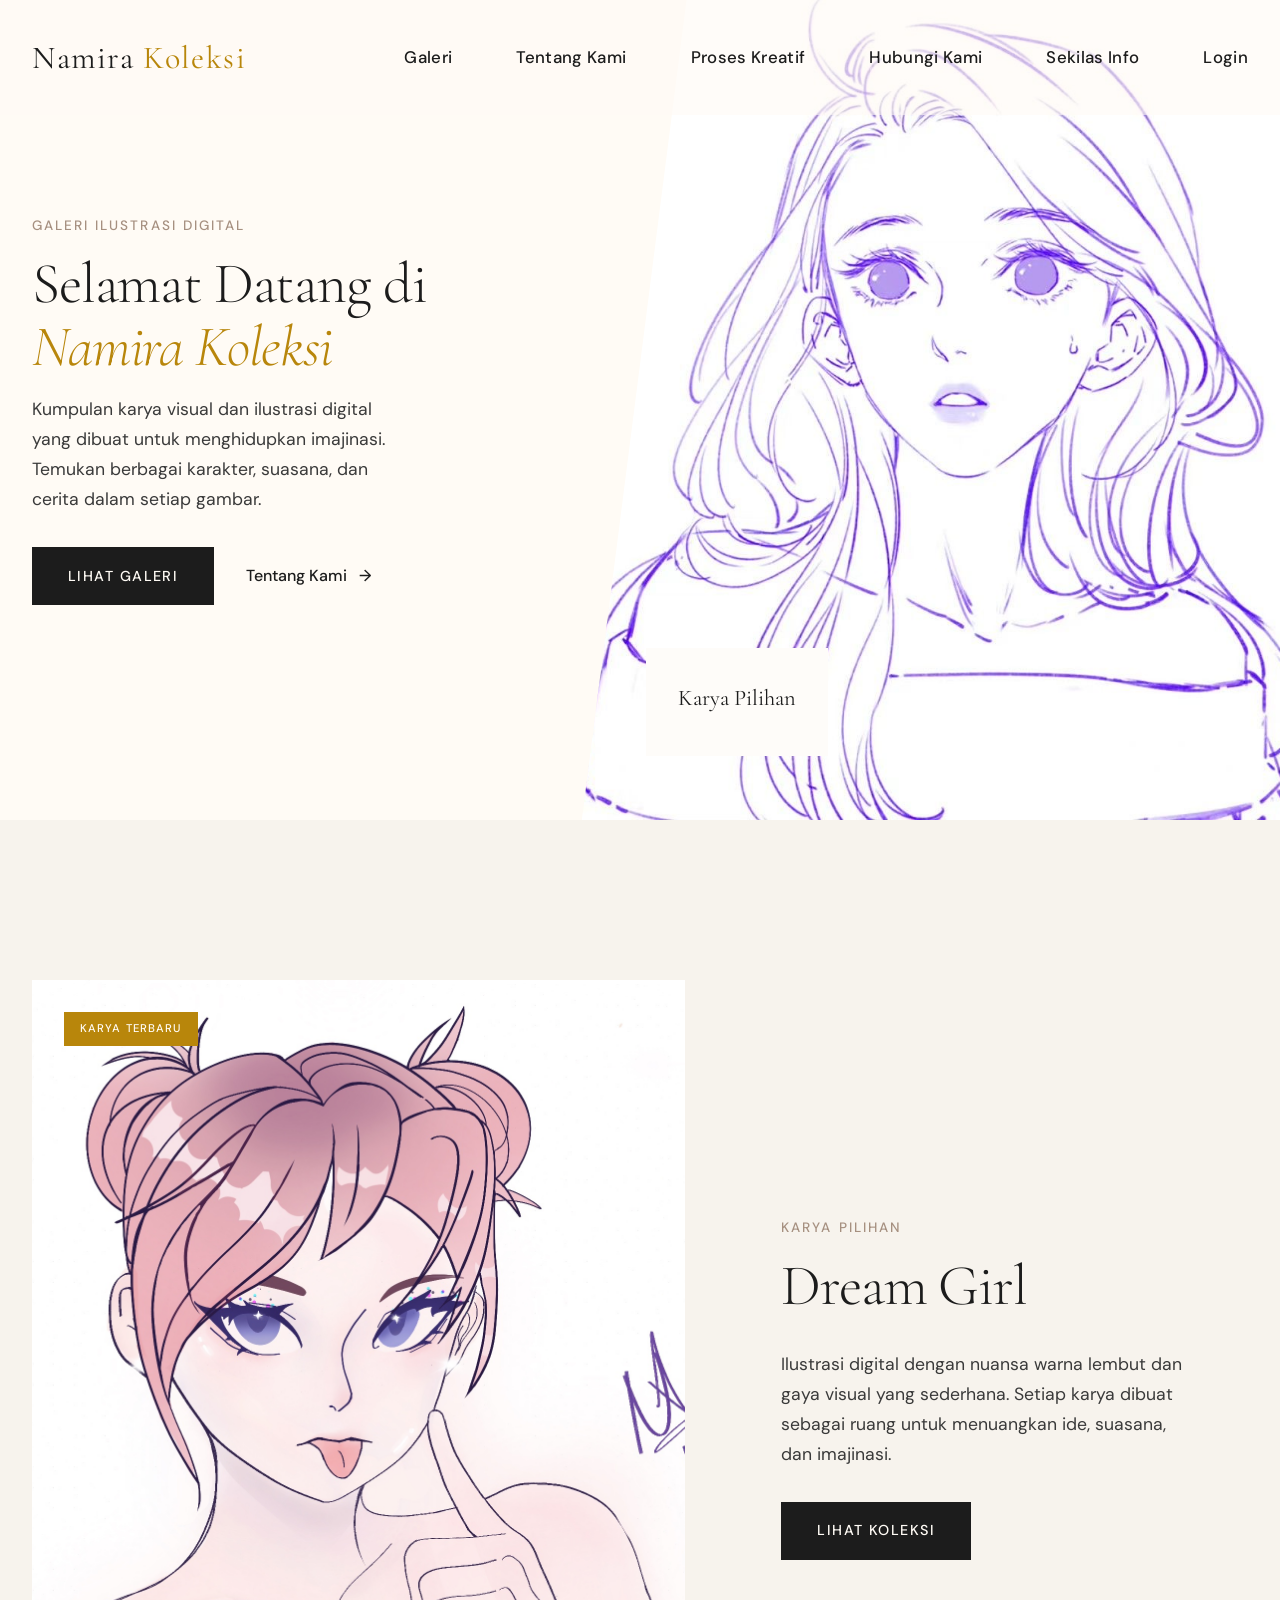
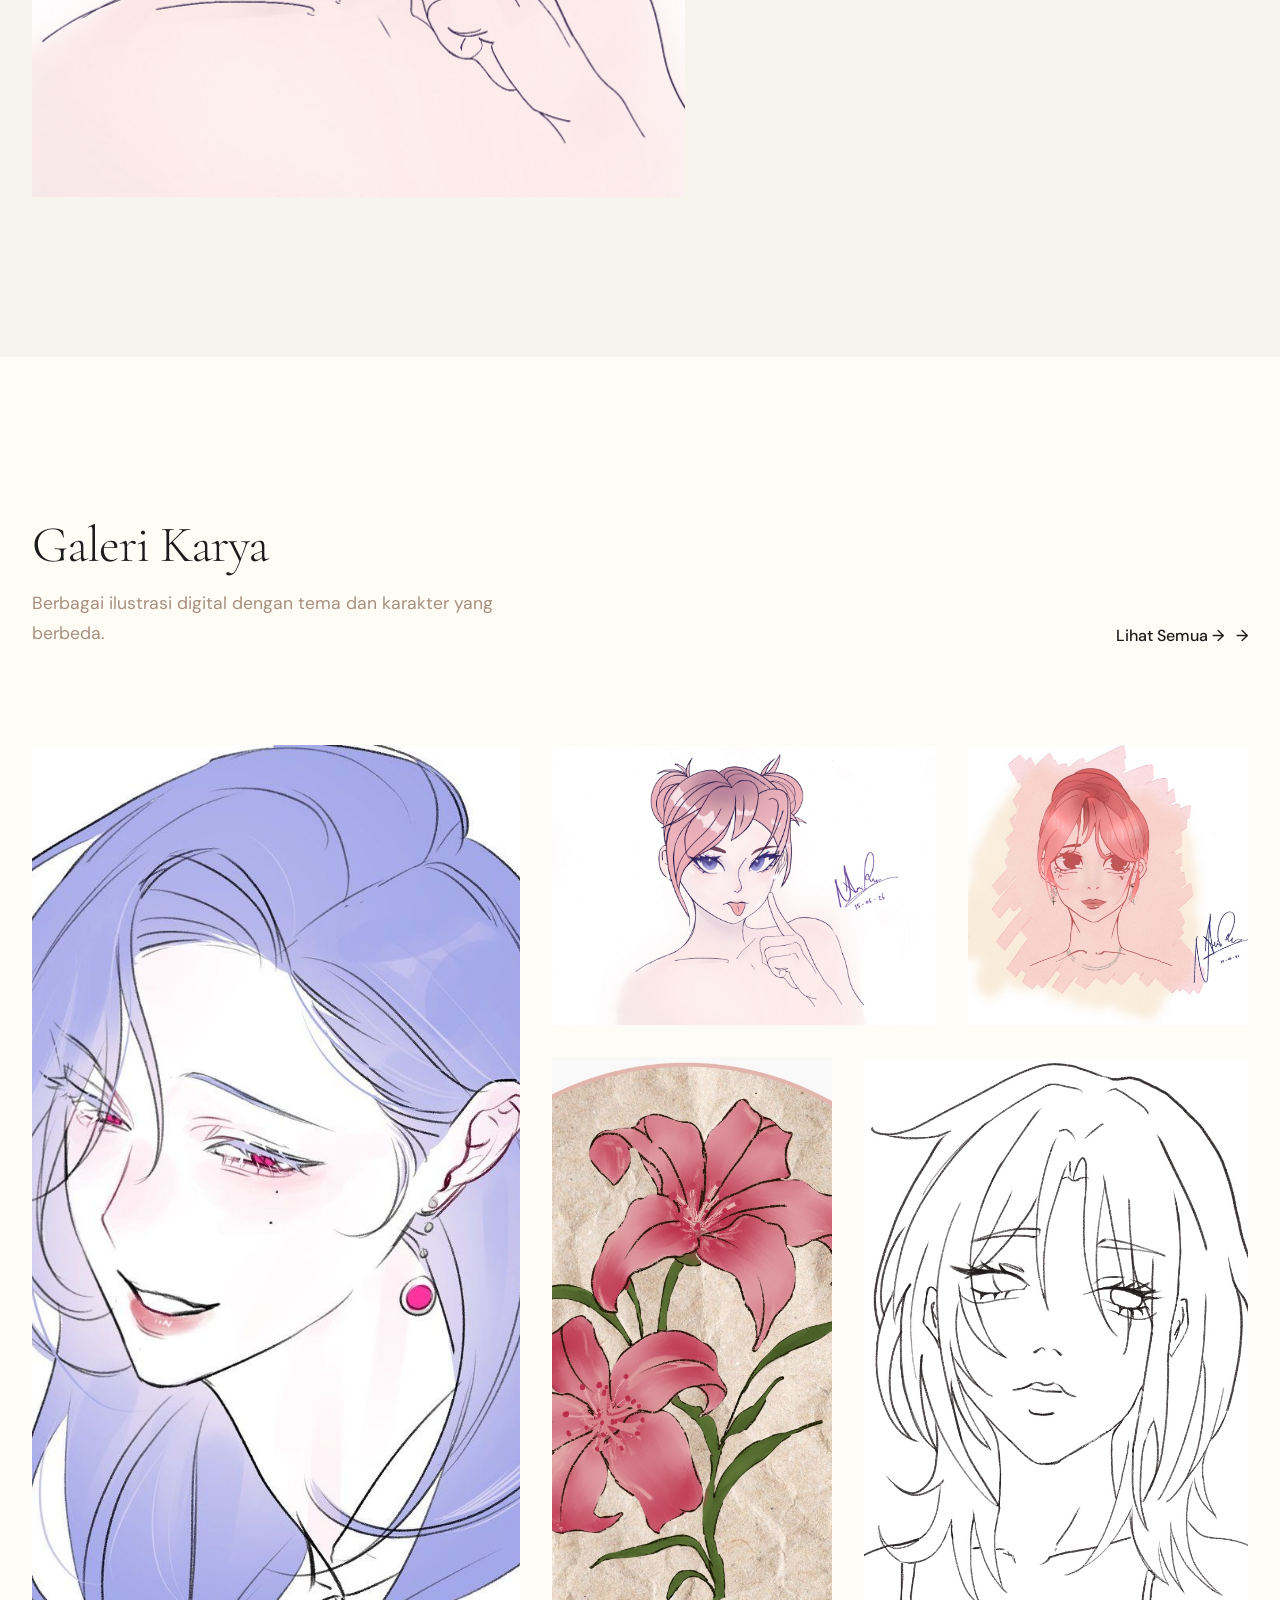
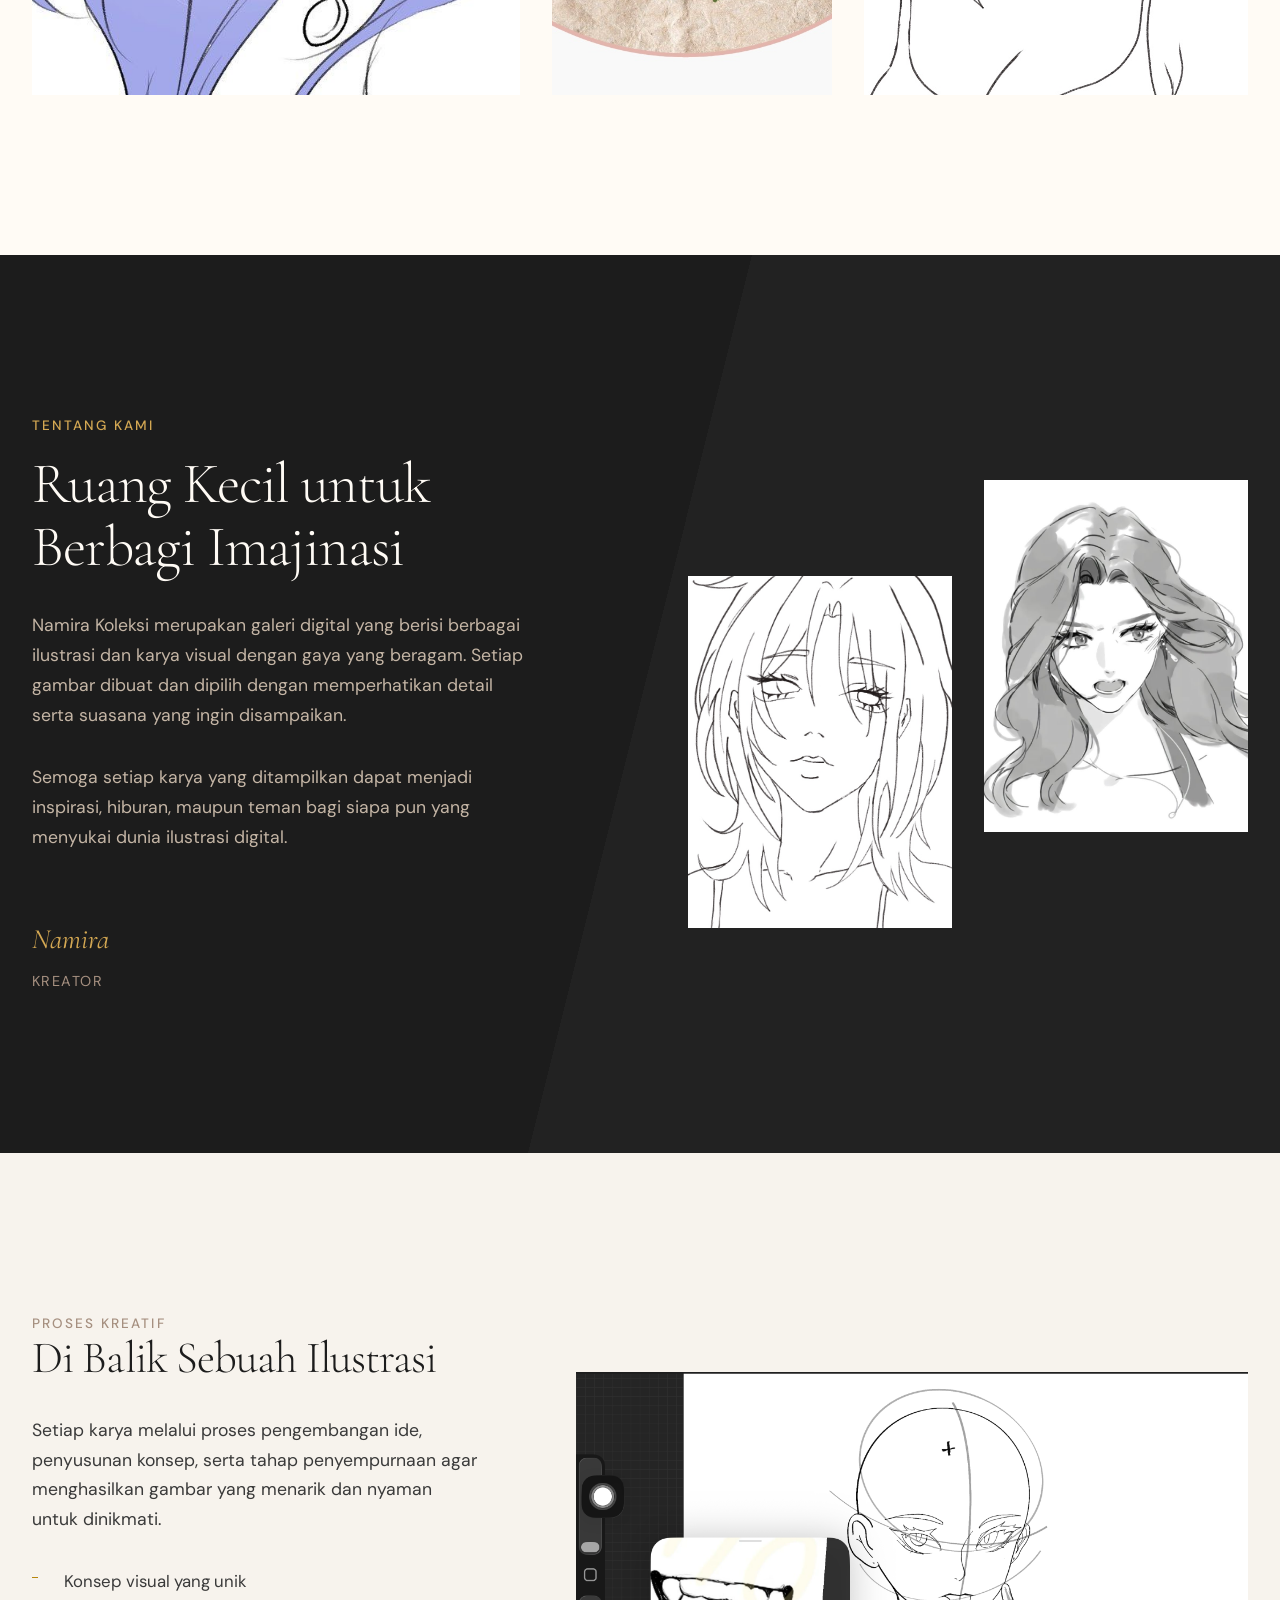
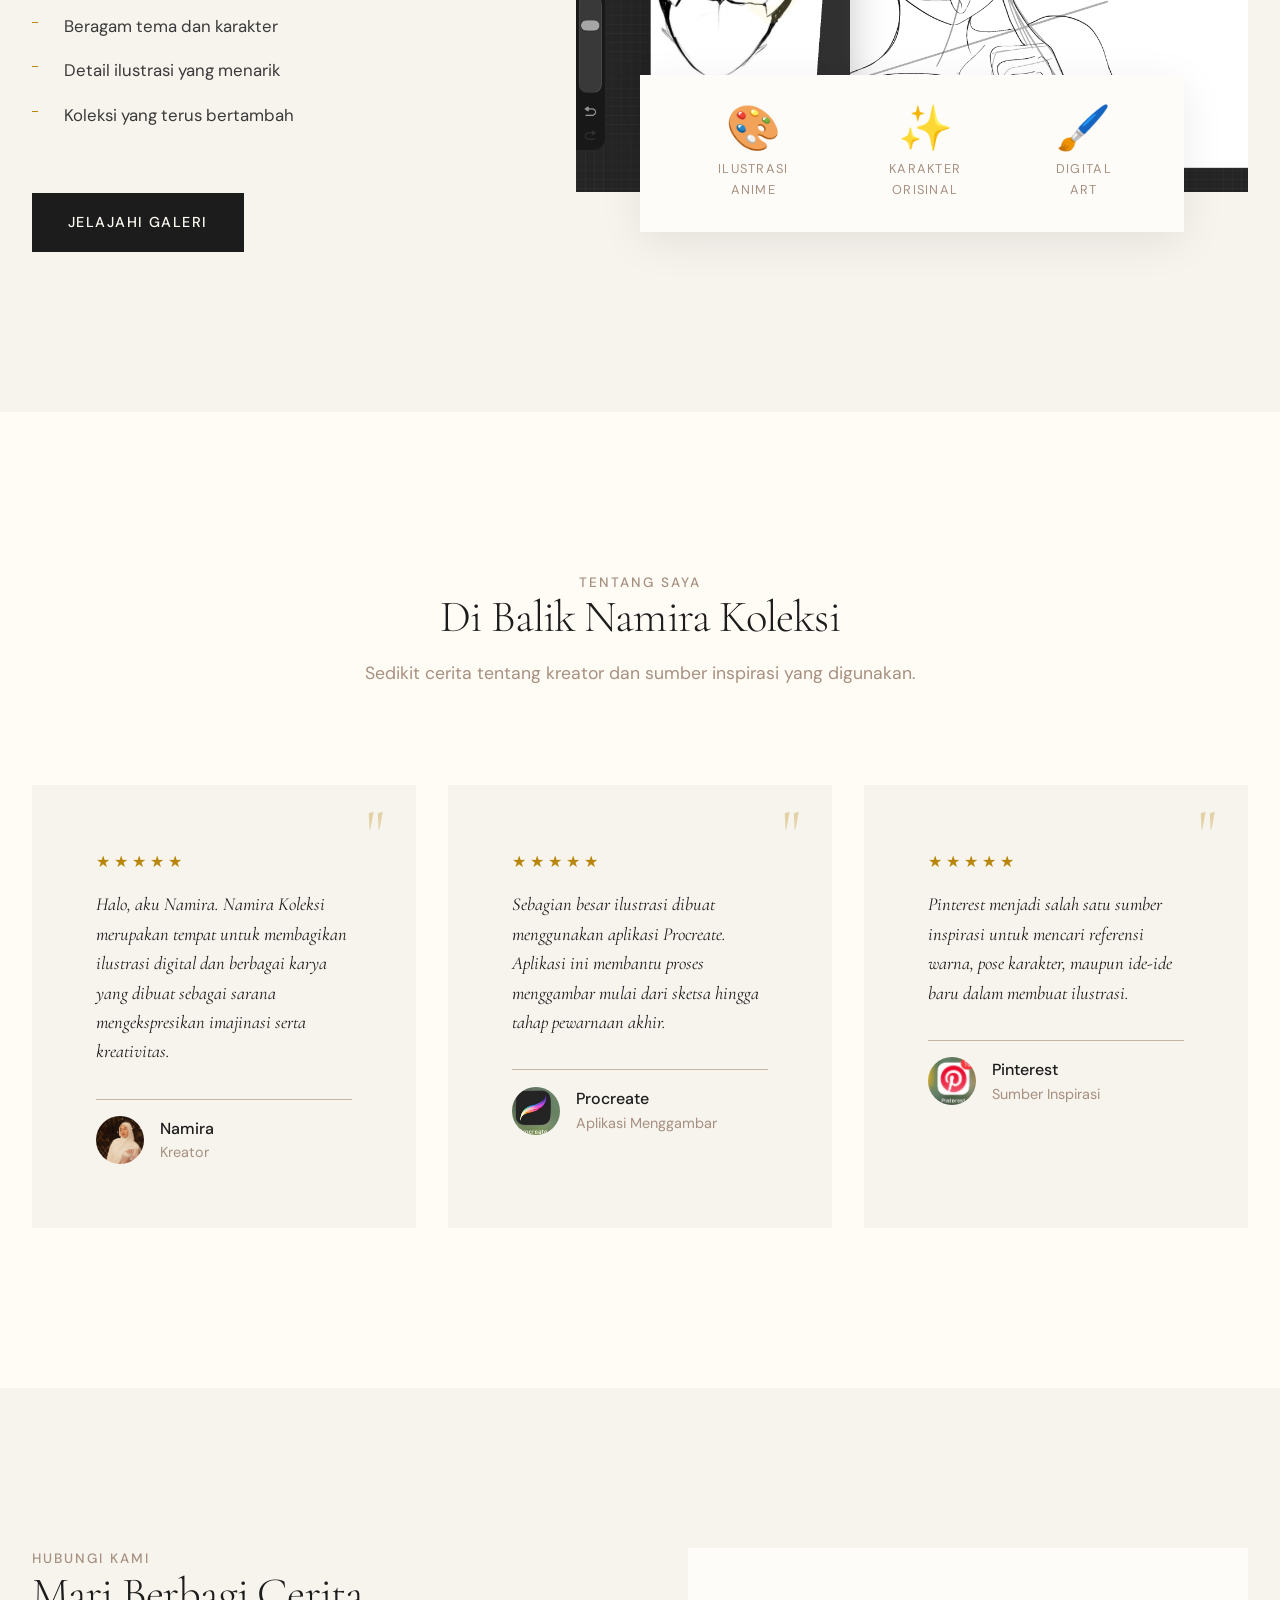
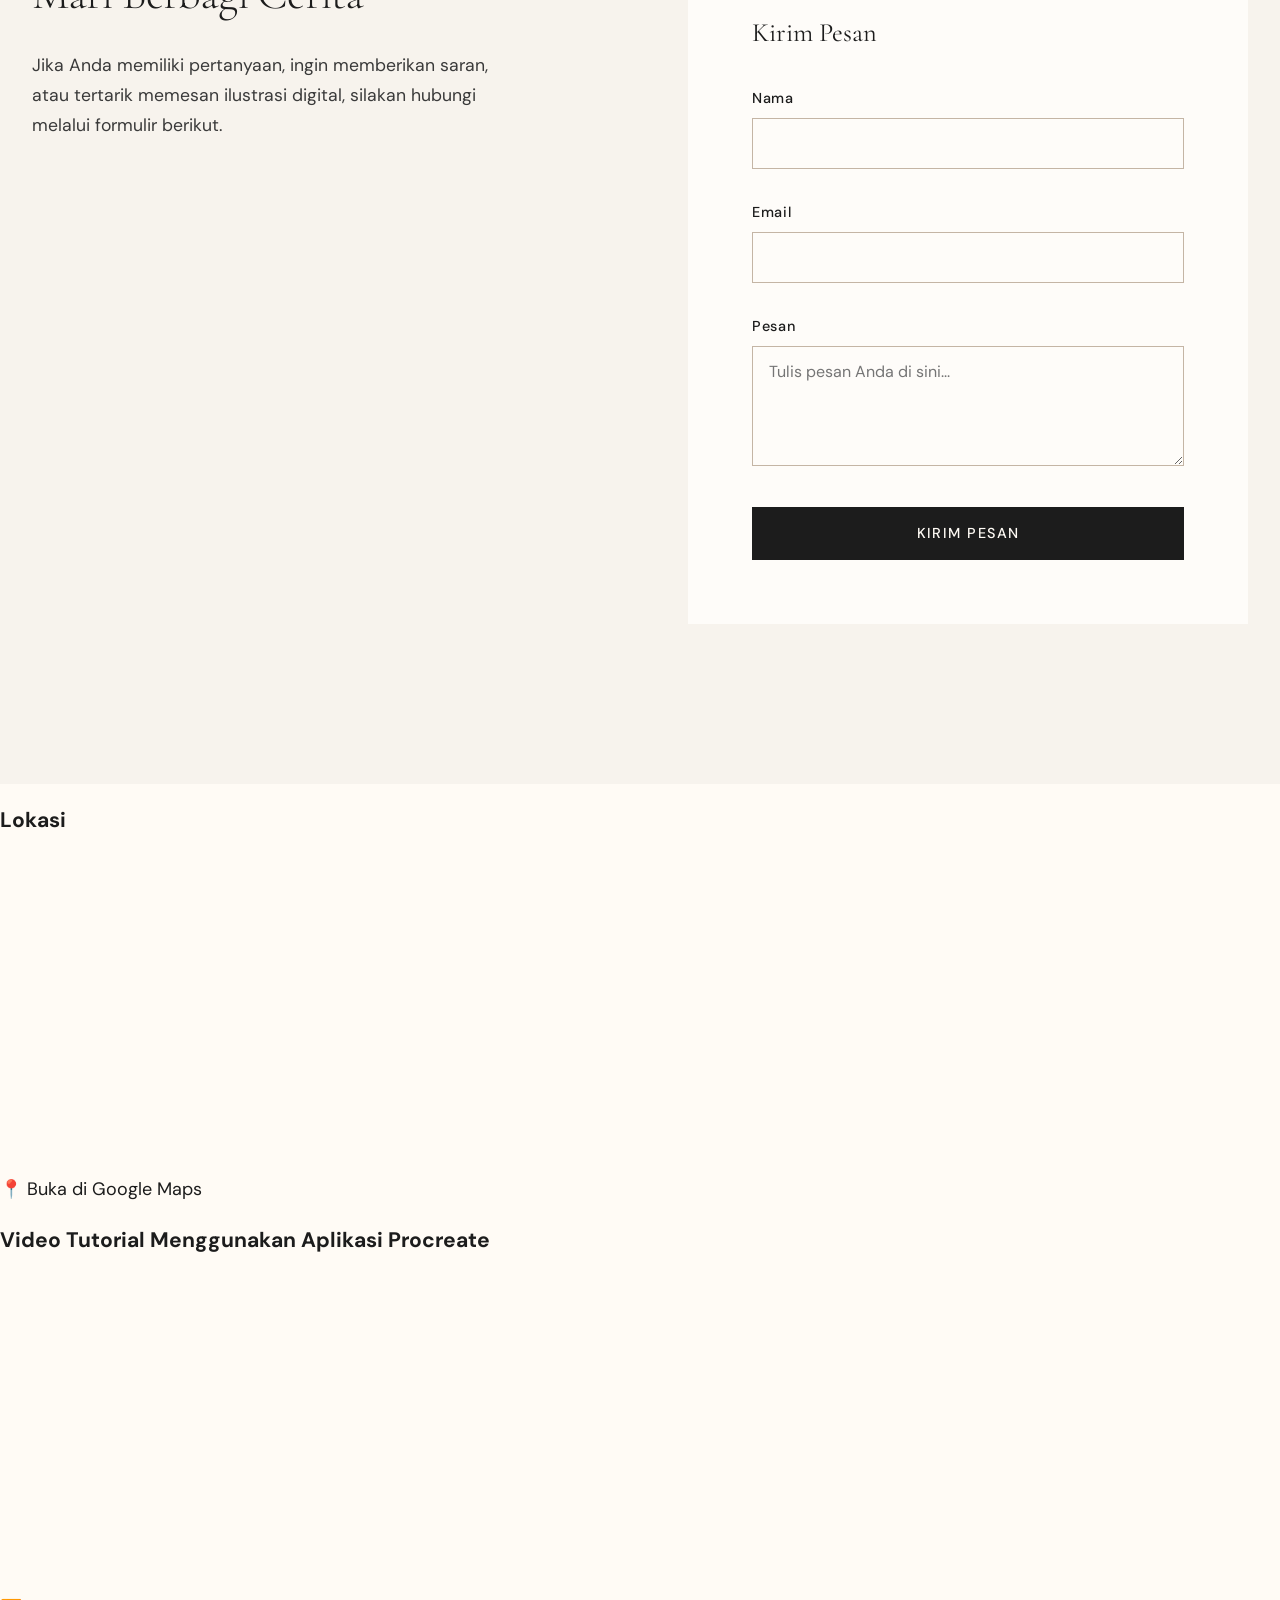
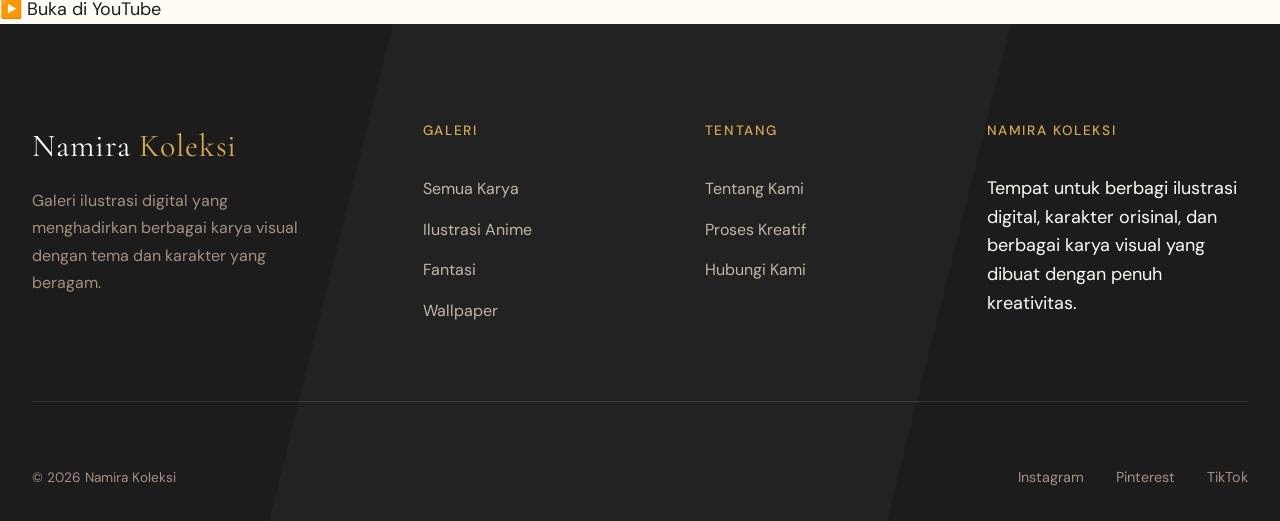
<file: index.html>
<!DOCTYPE html>
<html lang="id">
<head>
    <meta charset="UTF-8">
    <meta name="viewport" content="width=device-width, initial-scale=1.0">
    <title>Namira Koleksi - Galeri Ilustrasi Digital</title>

    <!-- Google Fonts -->
    <link rel="preconnect" href="https://fonts.googleapis.com">
    <link rel="preconnect" href="https://fonts.gstatic.com" crossorigin>
    <link href="https://fonts.googleapis.com/css2?family=Cormorant+Garamond:ital,wght@0,300;0,400;0,500;0,600;1,300;1,400&family=DM+Sans:ital,wght@0,400;0,500;0,600;1,400&display=swap" rel="stylesheet">

    <link rel="stylesheet" href="templatemo-maison-style.css">
</head>
<body>

<!-- Header -->
<header class="site-header" id="header">
    <div class="container">
        <div class="header-inner">

            <a href="#" class="logo">
                Namira <span>Koleksi</span>
            </a>

            <nav class="nav-main">
                <a href="#collections">Galeri</a>
                <a href="#story">Tentang Kami</a>
                <a href="#craftsmanship">Proses Kreatif</a>
                <a href="#contact">Hubungi Kami</a>
                <a href="#testimonials">Sekilas Info</a>
                <a href="Loggin/loggin.html" id="loginBtn">
                    Login
                </a>
            </nav>

            <button class="menu-toggle" id="menuToggle" aria-label="Toggle menu">
                <span></span>
                <span></span>
                <span></span>
            </button>

        </div>
    </div>
</header>

<!-- Mobile Navigation -->
<div class="mobile-overlay" id="mobileOverlay"></div>

<nav class="mobile-nav" id="mobileNav">

    <button class="mobile-nav-close" id="mobileNavClose">
        ×
    </button>

    <ul class="mobile-nav-links">
        <li><a href="#collections">Galeri</a></li>
        <li><a href="#story">Tentang Kami</a></li>
        <li><a href="#craftsmanship">Proses Kreatif</a></li>
        <li><a href="#contact">Hubungi Kami</a></li>
        </li><a href="#testimonials">Sekilas Info</a>
    </ul>

    <div class="mobile-nav-cta">
        <a href="#contact" class="btn-primary">
            Hubungi Kami
        </a>
    </div>

</nav>

<!-- Hero -->
<section class="hero">

    <div class="hero-content">

        <p class="text-label hero-tagline">
            Galeri Ilustrasi Digital
        </p>

        <h1 class="heading-display hero-title">
            Selamat Datang di<br>
            <em>Namira Koleksi</em>
        </h1>

        <p class="text-body hero-description">
            Kumpulan karya visual dan ilustrasi digital yang dibuat
            untuk menghidupkan imajinasi. Temukan berbagai karakter,
            suasana, dan cerita dalam setiap gambar.
        </p>

        <div class="hero-actions">

            <a href="#collections" class="btn-primary">
                Lihat Galeri
            </a>

            <a href="#story" class="btn-text">
                Tentang Kami
            </a>

        </div>

    </div>

    <div class="hero-image">

        <div class="hero-slide active"
             data-title="Karya Pilihan"
             data-price="">
            <img src="images/maison-hero-01.jpg">
        </div>

        <div class="hero-slide"
             data-title="Ilustrasi Digital"
             data-price="">
            <img src="images/maison-hero-02.jpg">
        </div>

        <div class="hero-slide"
             data-title="Galeri Namira"
             data-price="">
            <img src="images/maison-hero-03.jpg">
        </div>

        <div class="hero-image-overlay">

            <p class="overlay-title" id="heroTitle">
                Karya Pilihan
            </p>

            <p class="overlay-price" id="heroPrice">
            </p>

        </div>

    </div>

</section>
    
<!-- Featured Piece -->
<section class="featured-piece">
    <div class="container">
        <div class="featured-grid">

            <div class="featured-image-wrapper">

                <div class="featured-image">
                    <img src="images/maison-hero-02.jpg"
                         alt="Ilustrasi Digital">
                </div>

                <div class="featured-badge">
                    Karya Terbaru
                </div>

            </div>

            <div class="featured-content">

                <p class="text-label featured-label">
                    Karya Pilihan
                </p>

                <h2 class="heading-display featured-title">
                    Dream Girl
                </h2>

                <p class="text-body featured-description">
                    Ilustrasi digital dengan nuansa warna lembut dan gaya
                    visual yang sederhana. Setiap karya dibuat sebagai
                    ruang untuk menuangkan ide, suasana, dan imajinasi.
                </p>

                <a href="#collections" class="btn-primary">
                    Lihat Koleksi
                </a>

            </div>

        </div>
    </div>
</section>


<!-- Collections -->
<section class="collections" id="collections">

    <div class="container">

        <div class="section-header">

            <div class="section-header-left">

                <h2 class="heading-display section-title">
                    Galeri Karya
                </h2>

                <p class="text-body section-subtitle">
                    Berbagai ilustrasi digital dengan tema dan karakter
                    yang berbeda.
                </p>

            </div>

            <a href="#" class="btn-text">
                Lihat Semua →
            </a>

        </div>


        <div class="collections-grid">

            <div class="collection-item">

                <div class="collection-image">
                    <img src="images/maison-hero-03.jpg">
                </div>

                <div class="collection-overlay">
                    <h3 class="collection-name">
                        Ilustrasi Anime
                    </h3>
                </div>

            </div>


            <div class="collection-item">

                <div class="collection-image">
                    <img src="images/maison-doree-01.jpg">
                </div>

                <div class="collection-overlay">
                    <h3 class="collection-name">
                        Karakter Orisinal
                    </h3>
                </div>

            </div>


            <div class="collection-item">

                <div class="collection-image">
                    <img src="images/maison-doree-02.jpg">
                </div>

                <div class="collection-overlay">
                    <h3 class="collection-name">
                        Fantasi
                    </h3>
                </div>

            </div>


            <div class="collection-item">

                <div class="collection-image">
                    <img src="images/maison-doree-03.jpg">
                </div>

                <div class="collection-overlay">
                    <h3 class="collection-name">
                        Pemandangan
                    </h3>
                </div>

            </div>


            <div class="collection-item">

                <div class="collection-image">
                    <img src="images/maison-doree-04.jpg">
                </div>

                <div class="collection-overlay">
                    <h3 class="collection-name">
                        Wallpaper
                    </h3>
                </div>

            </div>

        </div>

    </div>

</section>
    <!-- Tentang Kami -->
<section class="story" id="story">

    <div class="container">

        <div class="story-grid">

            <div class="story-content">

                <p class="text-label story-label">
                    Tentang Kami
                </p>

                <h2 class="heading-display story-title">
                    Ruang Kecil untuk Berbagi Imajinasi
                </h2>

                <p class="text-body story-text">
                    Namira Koleksi merupakan galeri digital yang berisi
                    berbagai ilustrasi dan karya visual dengan gaya yang
                    beragam. Setiap gambar dibuat dan dipilih dengan
                    memperhatikan detail serta suasana yang ingin
                    disampaikan.
                </p>

                <p class="text-body story-text">
                    Semoga setiap karya yang ditampilkan dapat menjadi
                    inspirasi, hiburan, maupun teman bagi siapa pun yang
                    menyukai dunia ilustrasi digital.
                </p>

                <div class="story-signature">

                    <p class="signature-name">
                        Namira
                    </p>

                    <p class="signature-title">
                        Kreator
                    </p>

                </div>

            </div>


            <div class="story-images">

                <div class="story-image">
                    <img src="images/maison-doree-05.jpg"
                         alt="Ilustrasi Digital">
                </div>

                <div class="story-image">
                    <img src="images/maison-doree-06.jpg"
                         alt="Ilustrasi Digital">
                </div>

            </div>

        </div>

    </div>

</section>



<!-- Proses Kreatif -->
<section class="craftsmanship" id="craftsmanship">

    <div class="container">

        <div class="craft-grid">

            <div class="craft-content">

                <p class="text-label">
                    Proses Kreatif
                </p>

                <h2 class="heading-display craft-title">
                    Di Balik Sebuah Ilustrasi
                </h2>

                <p class="text-body craft-text">
                    Setiap karya melalui proses pengembangan ide,
                    penyusunan konsep, serta tahap penyempurnaan agar
                    menghasilkan gambar yang menarik dan nyaman
                    untuk dinikmati.
                </p>

                <ul class="craft-list text-body">

                    <li>
                        Konsep visual yang unik
                    </li>

                    <li>
                        Beragam tema dan karakter
                    </li>

                    <li>
                        Detail ilustrasi yang menarik
                    </li>

                    <li>
                        Koleksi yang terus bertambah
                    </li>

                </ul>

                <a href="#collections" class="btn-primary">
                    Jelajahi Galeri
                </a>

            </div>



            <div class="craft-image-wrapper">

                <div class="craft-image">

                    <img src="images/maison-doree-07.jpg"
                         alt="Proses Kreatif">

                </div>



                <div class="craft-stats">

                    <div class="stat-item">

                        <p class="stat-number">
                            🎨
                        </p>

                        <p class="stat-label">
                            Ilustrasi Anime
                        </p>

                    </div>



                    <div class="stat-item">

                        <p class="stat-number">
                            ✨
                        </p>

                        <p class="stat-label">
                            Karakter Orisinal
                        </p>

                    </div>



                    <div class="stat-item">

                        <p class="stat-number">
                            🖌️
                        </p>

                        <p class="stat-label">
                            Digital Art
                        </p>

                    </div>

                </div>

            </div>

        </div>

    </div>

</section>
    <!-- Testimonials -->
<section class="testimonials" id="testimonials">

    <div class="container">

        <div class="testimonials-header">

            <p class="text-label">
                Tentang Saya
            </p>

            <h2 class="heading-display testimonials-title">
                Di Balik Namira Koleksi
            </h2>

            <p class="text-body testimonials-subtitle">
                Sedikit cerita tentang kreator dan sumber inspirasi yang digunakan.
            </p>

        </div>


        <div class="testimonials-grid">


            <!-- Namira -->
            <div class="testimonial-card">

                <div class="testimonial-stars">
                    <span>★</span><span>★</span><span>★</span><span>★</span><span>★</span>
                </div>

                <p class="testimonial-text">
                    Halo, aku Namira. Namira Koleksi merupakan tempat
                    untuk membagikan ilustrasi digital dan berbagai
                    karya yang dibuat sebagai sarana mengekspresikan
                    imajinasi serta kreativitas.
                </p>

                <div class="testimonial-author">

                    <div class="testimonial-avatar">
                        <img src="images/avatar-01.jpg" alt="Namira">
                    </div>

                    <div class="testimonial-info">
                        <p class="testimonial-name">
                            Namira
                        </p>

                        <p class="testimonial-detail">
                            Kreator
                        </p>
                    </div>

                </div>

            </div>



            <!-- Procreate -->
            <div class="testimonial-card">

                <div class="testimonial-stars">
                    <span>★</span><span>★</span><span>★</span><span>★</span><span>★</span>
                </div>

                <p class="testimonial-text">
                    Sebagian besar ilustrasi dibuat menggunakan
                    aplikasi Procreate. Aplikasi ini membantu
                    proses menggambar mulai dari sketsa hingga
                    tahap pewarnaan akhir.
                </p>

                <div class="testimonial-author">

                    <div class="testimonial-avatar">
                        <img src="images/avatar-02.jpg" alt="Procreate">
                    </div>

                    <div class="testimonial-info">
                        <p class="testimonial-name">
                            Procreate
                        </p>

                        <p class="testimonial-detail">
                            Aplikasi Menggambar
                        </p>
                    </div>

                </div>

            </div>



            <!-- Pinterest -->
            <div class="testimonial-card">

                <div class="testimonial-stars">
                    <span>★</span><span>★</span><span>★</span><span>★</span><span>★</span>
                </div>

                <p class="testimonial-text">
                    Pinterest menjadi salah satu sumber inspirasi
                    untuk mencari referensi warna, pose karakter,
                    maupun ide-ide baru dalam membuat ilustrasi.
                </p>

                <div class="testimonial-author">

                    <div class="testimonial-avatar">
                        <img src="images/avatar-03.jpg" alt="Pinterest">
                    </div>

                    <div class="testimonial-info">
                        <p class="testimonial-name">
                            Pinterest
                        </p>

                        <p class="testimonial-detail">
                            Sumber Inspirasi
                        </p>
                    </div>

                </div>

            </div>


        </div>

    </div>

</section>
<!-- Hubungi Kami -->
<section class="contact" id="contact">

    <div class="container">

        <div class="contact-grid">

            <div class="contact-content">

                <p class="text-label">
                    Hubungi Kami
                </p>

                <h2 class="heading-display contact-title">
                    Mari Berbagi Cerita
                </h2>

                <p class="text-body contact-text">
                    Jika Anda memiliki pertanyaan, ingin memberikan
                    saran, atau tertarik memesan ilustrasi digital,
                    silakan hubungi melalui formulir berikut.
                </p>

            </div>



            <div class="contact-form-wrapper">

                <h3 class="form-title">
                    Kirim Pesan
                </h3>

                <form id="appointmentForm">

                    <div class="form-group">
                        <label class="form-label">
                            Nama
                        </label>

                        <input type="text"
                               class="form-input"
                               required>
                    </div>



                    <div class="form-group">

                        <label class="form-label">
                            Email
                        </label>

                        <input type="email"
                               class="form-input"
                               required>

                    </div>



                    <div class="form-group">

                        <label class="form-label">
                            Pesan
                        </label>

                        <textarea class="form-textarea"
                        placeholder="Tulis pesan Anda di sini..."></textarea>

                    </div>



                    <button type="submit"
                            class="form-submit">
                        Kirim Pesan
                    </button>

                </form>

            </div>

        </div>

    </div>

</section>
    
<!-- Maps -->
    <div class="card" style="margin-top:20px;">
  <h3>Lokasi</h3>

  <iframe
    width="100%"
    height="300"
    style="border:0; border-radius:10px;"
    loading="lazy"
    allowfullscreen
    src="https://www.google.com/maps?q=Jl%20Balirejo%20UH%20II,%20Umbulharjo,%20Yogyakarta&output=embed">
  </iframe>

  <br><br>

  <a href="https://www.google.com/maps/search/?api=1&query=Jl+Balirejo+UH+II+Umbulharjo+Yogyakarta"
     target="_blank">
     📍 Buka di Google Maps
  </a>
</div>

<!-- Youtube -->
    <div class="card" style="margin-top:20px;">
  <h3>Video Tutorial Menggunakan Aplikasi Procreate</h3>

  <iframe
    id="ytvideo"
    width="100%"
    height="300"
    style="border:0; border-radius:10px;"
    src="https://www.youtube.com/embed/pzF0MBu1P6A?enablejsapi=1&mute=1&controls=1&rel=0"
    allow="autoplay; encrypted-media"
    allowfullscreen>
  </iframe>

  <br><br>

  <a href="https://youtu.be/pzF0MBu1P6A" target="_blank">
    ▶️ Buka di YouTube
  </a>
</div>

<!-- Footer -->
<footer class="site-footer">

    <div class="container">

        <div class="footer-grid">

            <div class="footer-brand">

                <p class="footer-logo">
                    Namira <span>Koleksi</span>
                </p>

                <p class="footer-tagline">
                    Galeri ilustrasi digital yang menghadirkan
                    berbagai karya visual dengan tema dan karakter
                    yang beragam.
                </p>

            </div>



            <div class="footer-column">

                <h4 class="footer-column-title">
                    Galeri
                </h4>

                <ul class="footer-links">

                    <li><a href="#collections">Semua Karya</a></li>
                    <li><a href="#">Ilustrasi Anime</a></li>
                    <li><a href="#">Fantasi</a></li>
                    <li><a href="#">Wallpaper</a></li>

                </ul>

            </div>



            <div class="footer-column">

                <h4 class="footer-column-title">
                    Tentang
                </h4>

                <ul class="footer-links">

                    <li><a href="#story">Tentang Kami</a></li>
                    <li><a href="#craftsmanship">Proses Kreatif</a></li>
                    <li><a href="#contact">Hubungi Kami</a></li>

                </ul>

            </div>



            <div class="footer-column">

                <h4 class="footer-column-title">
                    Namira Koleksi
                </h4>

                <p>
                    Tempat untuk berbagi ilustrasi digital,
                    karakter orisinal, dan berbagai karya visual
                    yang dibuat dengan penuh kreativitas.
                </p>

            </div>

        </div>



        <div class="footer-bottom">

            <p class="footer-copyright">
                © 2026 Namira Koleksi
            </p>

            <div class="footer-social">

                <a href="#">Instagram</a>
                <a href="#">Pinterest</a>
                <a href="#">TikTok</a>

            </div>

        </div>

    </div>

</footer>



<script src="templatemo-maison-doree.js"></script>

<script>
let playerStarted = false;

window.addEventListener("scroll", function () {
  const video = document.getElementById("ytvideo");
  const rect = video.getBoundingClientRect();

  // kalau video masuk layar
  if (rect.top < window.innerHeight && rect.bottom > 0) {
    if (!playerStarted) {
      video.src = video.src + "&autoplay=1";
      playerStarted = true;
    }
  }
});
    
let loginBtn = document.getElementById("loginBtn");

if(localStorage.getItem("isLoggedIn") === "true"){

    loginBtn.innerText = "Logout";

    loginBtn.href = "#";

    loginBtn.onclick = function(e){

        e.preventDefault();

        localStorage.removeItem("isLoggedIn");

        location.reload();

    }

}

</script>

</body>
</html>
</file>
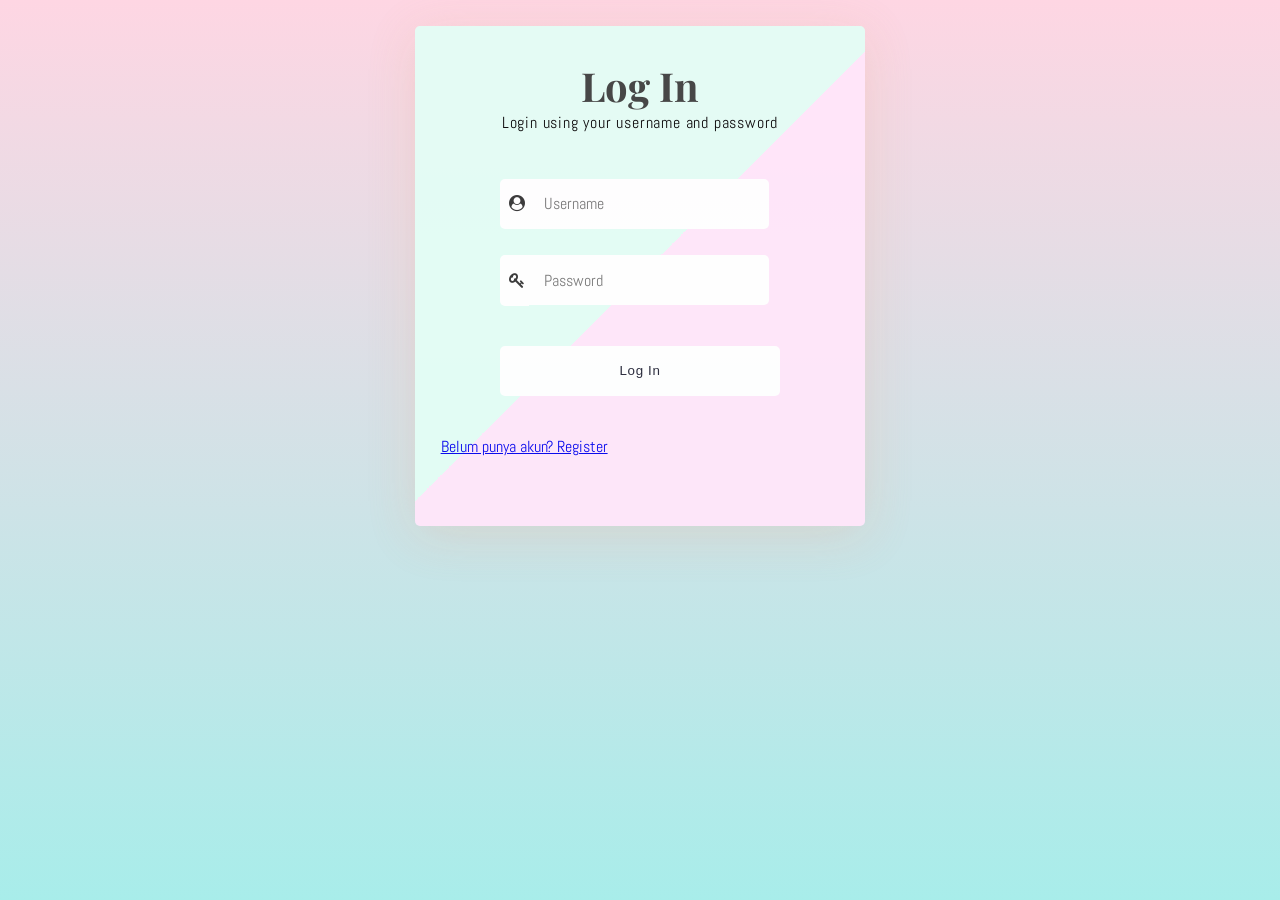
<file: Loggin/loggin.html>
<!DOCTYPE html>
<html lang="en">

<head>
<meta charset="UTF-8">
<meta name="viewport" content="width=device-width, initial-scale=1.0">

<title>Login</title>

<link rel='stylesheet'
href='https://maxcdn.bootstrapcdn.com/font-awesome/4.7.0/css/font-awesome.min.css'>

<link rel="stylesheet" href="style.css">

</head>

<body>

<div class="overlay">

<form action="#" method="post" id="loginForm">

<div class="con">

<header class="head-form">
<h2>Log In</h2>
<p>Login using your username and password</p>
</header>

<br>

<div class="field-set">

<span class="input-item">
<i class="fa fa-user-circle"></i>
</span>

<input
class="form-input"
id="username"
type="text"
placeholder="Username"
required>

<br><br>

<span class="input-item">
<i class="fa fa-key"></i>
</span>

<input
class="form-input"
id="pwd"
type="password"
placeholder="Password"
required>

<br><br>

<button class="log-in" type="submit">
Log In
</button>

</div>

</div>
<br>

<a href="register.html">

Belum punya akun? Register

</a>
</form>

</div>

<script src="../js/login.js"></script>

</body>
</html>
</file>
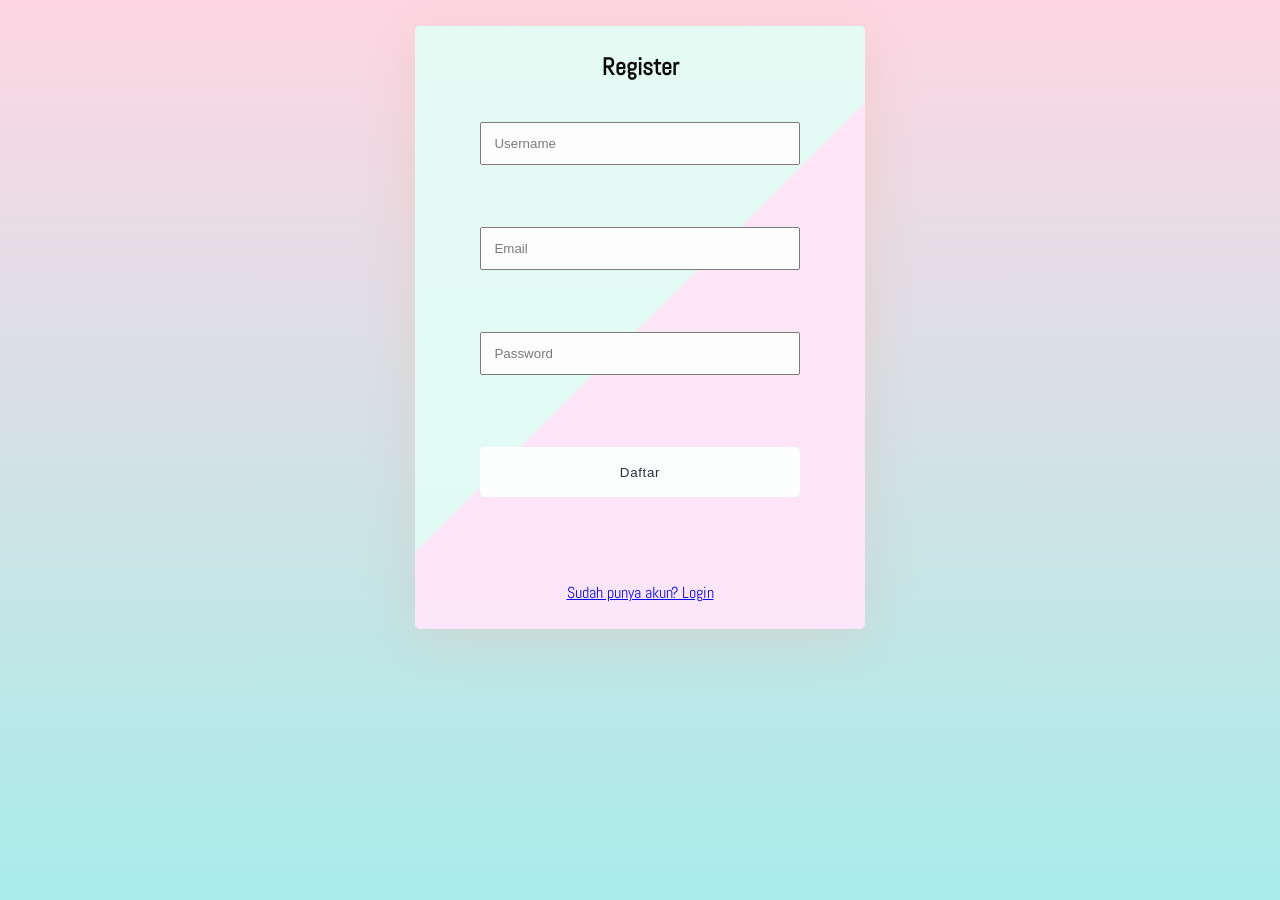
<file: Loggin/register.html>
<!DOCTYPE html>
<html>

<head>
<meta charset="UTF-8">
<meta name="viewport" content="width=device-width,initial-scale=1">

<title>Register</title>

<link rel="stylesheet" href="style.css">

</head>

<body>

<div class="overlay">

<form id="registerForm">

<div class="con">

<h2>Register</h2>

<input
type="text"
id="username"
placeholder="Username"
required>

<br><br>

<input
type="email"
id="email"
placeholder="Email"
required>

<br><br>

<input
type="password"
id="password"
placeholder="Password"
required>

<br><br>

<p id="message"></p>

<button type="submit">

Daftar

</button>

<br><br>

<a href="loggin.html">

Sudah punya akun? Login

</a>

</div>

</form>

</div>

<script src="../js/register.js"></script>

</body>
</html>
</file>
<file: templatemo-maison-style.css>
@charset "utf-8";
/* 

CSS Document 

TemplateMo 611 Maison Doree

https://templatemo.com/tm-611-maison-doree

*/

:root {
	--color-cream: #FFFBF5;
	--color-ivory: #F7F3ED;
	--color-warm-white: #FEFCF9;
	--color-gold: #B8860B;
	--color-gold-light: #D4A853;
	--color-gold-dark: #8B6914;
	--color-charcoal: #1C1C1C;
	--color-charcoal-soft: #3A3A3A;
	--color-taupe: #A69080;
	--color-taupe-light: #C4B5A5;

	--font-display: 'Cormorant Garamond', Georgia, serif;
	--font-body: 'DM Sans', -apple-system, sans-serif;

	--space-xs: 0.5rem;
	--space-sm: 1rem;
	--space-md: 2rem;
	--space-lg: 4rem;
	--space-xl: 6rem;
	--space-2xl: 10rem;
}

*,
*::before,
*::after {
	margin: 0;
	padding: 0;
	box-sizing: border-box;
}

html {
	scroll-behavior: smooth;
}

body {
	font-family: var(--font-body);
	font-size: 18px;
	line-height: 1.6;
	color: var(--color-charcoal);
	background-color: var(--color-cream);
	-webkit-font-smoothing: antialiased;
}

img {
	max-width: 100%;
	height: auto;
	display: block;
}

a {
	color: inherit;
	text-decoration: none;
}

/* Typography */
.heading-display {
	font-family: var(--font-display);
	font-weight: 300;
	line-height: 1.1;
	letter-spacing: -0.02em;
}

.heading-editorial {
	font-family: var(--font-display);
	font-weight: 400;
	font-style: italic;
	line-height: 1.2;
}

.text-label {
	font-family: var(--font-body);
	font-size: 0.85rem;
	font-weight: 500;
	letter-spacing: 0.15em;
	text-transform: uppercase;
	color: var(--color-taupe);
}

.text-body {
	font-family: var(--font-body);
	font-size: 1.1rem;
	line-height: 1.7;
	color: var(--color-charcoal-soft);
}

/* Layout Utilities */
.container {
	width: 100%;
	max-width: 1400px;
	margin: 0 auto;
	padding: 0 var(--space-md);
}

.container--narrow {
	max-width: 900px;
}

.container--wide {
	max-width: 1600px;
}

/* ========================================
           HEADER / NAVIGATION
        ======================================== */
.site-header {
	position: fixed;
	top: 0;
	left: 0;
	right: 0;
	z-index: 1000;
	padding: var(--space-md) 0;
	transition: background 0.4s ease, padding 0.4s ease;
}

.site-header::before {
	content: '';
	position: absolute;
	top: 0;
	left: 0;
	right: 0;
	bottom: 0;
	background-color: rgba(255, 251, 245, 0.6);
	z-index: -1;
}

.site-header.scrolled {
	background: rgba(255, 251, 245, 0.98);
	backdrop-filter: blur(10px);
	padding: var(--space-sm) 0;
	box-shadow: 0 1px 0 rgba(0, 0, 0, 0.05);
}

.site-header.scrolled::before {
	display: none;
}

.header-inner {
	display: flex;
	align-items: center;
	justify-content: space-between;
}

.logo {
	font-family: var(--font-display);
	font-size: 2rem;
	font-weight: 400;
	letter-spacing: 0.05em;
}

.logo span {
	color: var(--color-gold);
}

.nav-main {
	display: flex;
	align-items: center;
	gap: var(--space-lg);
}

.nav-main a:not(.nav-cta) {
	font-family: var(--font-body);
	font-size: 1.05rem;
	font-weight: 500;
	letter-spacing: 0.02em;
	position: relative;
	padding: var(--space-xs) 0;
	transition: color 0.3s ease;
}

.nav-main a:not(.nav-cta):hover {
	color: var(--color-gold);
}

.nav-cta {
	font-family: var(--font-body);
	font-size: 0.9rem;
	font-weight: 500;
	letter-spacing: 0.1em;
	text-transform: uppercase;
	padding: 0.875rem 1.5rem;
	border: 1px solid var(--color-charcoal);
	transition: all 0.3s ease;
}

.nav-cta:hover {
	background-color: var(--color-charcoal);
	color: var(--color-cream);
}

/* Mobile Menu Toggle */
.menu-toggle {
	display: none;
	flex-direction: column;
	gap: 5px;
	background: none;
	border: none;
	cursor: pointer;
	padding: 10px;
}

.menu-toggle span {
	display: block;
	width: 24px;
	height: 1.5px;
	background-color: var(--color-charcoal);
	transition: all 0.3s ease;
}

/* ========================================
           HERO SECTION
        ======================================== */
.hero {
	min-height: 600px;
	max-height: 820px;
	height: 100vh;
	display: grid;
	grid-template-columns: 1fr 1.2fr;
	background-color: var(--color-cream);
	overflow: hidden;
}

.hero-content {
	display: flex;
	flex-direction: column;
	justify-content: center;
	padding: var(--space-md) var(--space-lg);
	padding-left: max(var(--space-md), calc((100vw - 1400px) / 2 + var(--space-md)));
}

.hero-tagline {
	margin-bottom: var(--space-sm);
	opacity: 0;
	transform: translateY(20px);
	animation: fadeUp 0.8s ease forwards;
	animation-delay: 0.3s;
}

.hero-title {
	font-size: clamp(2.5rem, 4.5vw, 4rem);
	margin-bottom: var(--space-sm);
	opacity: 0;
	transform: translateY(30px);
	animation: fadeUp 0.8s ease forwards;
	animation-delay: 0.5s;
}

.hero-title em {
	font-style: italic;
	color: var(--color-gold);
}

.hero-description {
	max-width: 380px;
	margin-bottom: var(--space-md);
	opacity: 0;
	transform: translateY(20px);
	animation: fadeUp 0.8s ease forwards;
	animation-delay: 0.7s;
}

.hero-actions {
	display: flex;
	align-items: center;
	gap: var(--space-md);
	opacity: 0;
	transform: translateY(20px);
	animation: fadeUp 0.8s ease forwards;
	animation-delay: 0.9s;
}

.btn-primary {
	display: inline-flex;
	align-items: center;
	gap: var(--space-sm);
	font-family: var(--font-body);
	font-size: 0.9rem;
	font-weight: 500;
	letter-spacing: 0.1em;
	text-transform: uppercase;
	padding: 1.1rem 2.25rem;
	background-color: var(--color-charcoal);
	color: var(--color-cream);
	border: none;
	cursor: pointer;
	transition: all 0.3s ease;
}

.btn-primary:hover {
	background-color: var(--color-gold-dark);
}

.btn-text {
	font-family: var(--font-body);
	font-size: 1rem;
	font-weight: 500;
	color: var(--color-charcoal);
	position: relative;
}

.btn-text::after {
	content: '→';
	margin-left: 0.5rem;
	transition: margin-left 0.3s ease;
}

.btn-text:hover::after {
	margin-left: 0.75rem;
}

.hero-image {
	position: relative;
	overflow: hidden;
	clip-path: polygon(15% 0, 100% 0, 100% 100%, 0 100%);
}

.hero-slide {
	position: absolute;
	inset: 0;
	opacity: 0;
	transition: opacity 1s ease-in-out;
}

.hero-slide.active {
	opacity: 1;
}

.hero-slide img {
	width: 100%;
	height: 100%;
	object-fit: cover;
}

.hero-image-overlay {
	position: absolute;
	bottom: var(--space-lg);
	left: var(--space-lg);
	background-color: var(--color-warm-white);
	padding: var(--space-md);
	max-width: 280px;
	z-index: 10;
	opacity: 0;
	transform: translateY(20px);
	animation: fadeUp 0.8s ease forwards;
	animation-delay: 1.1s;
}

.overlay-title {
	font-family: var(--font-display);
	font-size: 1.4rem;
	font-weight: 400;
	margin-bottom: var(--space-xs);
	transition: opacity 0.5s ease;
}

.overlay-price {
	font-family: var(--font-body);
	font-size: 1rem;
	color: var(--color-gold);
	font-weight: 500;
	transition: opacity 0.5s ease;
}

@keyframes fadeUp {
	to {
		opacity: 1;
		transform: translateY(0);
	}
}

/* ========================================
           FEATURED PIECE SECTION
        ======================================== */
.featured-piece {
	padding: var(--space-2xl) 0;
	background-color: var(--color-ivory);
}

.featured-grid {
	display: grid;
	grid-template-columns: 1.4fr 1fr;
	gap: var(--space-xl);
	align-items: center;
}

.featured-image-wrapper {
	position: relative;
}

.featured-image {
	aspect-ratio: 4/5;
	overflow: hidden;
}

.featured-image img {
	width: 100%;
	height: 100%;
	object-fit: cover;
	transition: transform 0.8s ease;
}

.featured-image-wrapper:hover .featured-image img {
	transform: scale(1.03);
}

.featured-badge {
	position: absolute;
	top: var(--space-md);
	left: var(--space-md);
	background-color: var(--color-gold);
	color: var(--color-cream);
	font-family: var(--font-body);
	font-size: 0.7rem;
	font-weight: 500;
	letter-spacing: 0.1em;
	text-transform: uppercase;
	padding: 0.5rem 1rem;
}

.featured-content {
	padding-right: var(--space-lg);
}

.featured-label {
	margin-bottom: var(--space-sm);
}

.featured-title {
	font-size: clamp(2.75rem, 4.5vw, 4rem);
	margin-bottom: var(--space-md);
}

.featured-description {
	margin-bottom: var(--space-md);
}

.featured-details {
	display: flex;
	flex-direction: column;
	gap: var(--space-sm);
	margin-bottom: var(--space-lg);
	padding: var(--space-md) 0;
	border-top: 1px solid var(--color-taupe-light);
	border-bottom: 1px solid var(--color-taupe-light);
}

.detail-row {
	display: flex;
	justify-content: space-between;
	font-size: 1rem;
}

.detail-label {
	color: var(--color-taupe);
}

.detail-value {
	font-weight: 500;
}

.featured-price {
	font-family: var(--font-display);
	font-size: 2.25rem;
	font-weight: 400;
	color: var(--color-gold-dark);
	margin-bottom: var(--space-md);
}

/* ========================================
           COLLECTIONS SECTION
        ======================================== */
.collections {
	padding: var(--space-2xl) 0;
	background-color: var(--color-cream);
}

.section-header {
	display: flex;
	justify-content: space-between;
	align-items: flex-end;
	margin-bottom: var(--space-xl);
}

.section-header-left {
	max-width: 500px;
}

.section-title {
	font-size: clamp(2.25rem, 4vw, 3.5rem);
	margin-bottom: var(--space-sm);
}

.section-subtitle {
	color: var(--color-taupe);
}

/* Asymmetric Masonry Grid */
.collections-grid {
	display: grid;
	grid-template-columns: repeat(12, 1fr);
	grid-template-rows: repeat(2, auto);
	gap: var(--space-md);
}

.collection-item {
	position: relative;
	overflow: hidden;
	cursor: pointer;
}

.collection-item:nth-child(1) {
	grid-column: 1 / 6;
	grid-row: 1 / 3;
}

.collection-item:nth-child(2) {
	grid-column: 6 / 10;
	grid-row: 1 / 2;
}

.collection-item:nth-child(3) {
	grid-column: 10 / 13;
	grid-row: 1 / 2;
}

.collection-item:nth-child(4) {
	grid-column: 6 / 9;
	grid-row: 2 / 3;
}

.collection-item:nth-child(5) {
	grid-column: 9 / 13;
	grid-row: 2 / 3;
}

.collection-image {
	width: 100%;
	height: 100%;
	min-height: 280px;
	overflow: hidden;
}

.collection-item:nth-child(1) .collection-image {
	min-height: 600px;
}

.collection-image img {
	width: 100%;
	height: 100%;
	object-fit: cover;
	transition: transform 0.6s ease;
}

.collection-item:hover .collection-image img {
	transform: scale(1.05);
}

.collection-overlay {
	position: absolute;
	inset: 0;
	background: linear-gradient(to top, rgba(28, 28, 28, 0.7) 0%, transparent 60%);
	display: flex;
	flex-direction: column;
	justify-content: flex-end;
	padding: var(--space-md);
	opacity: 0;
	transition: opacity 0.4s ease;
}

.collection-item:hover .collection-overlay {
	opacity: 1;
}

.collection-name {
	font-family: var(--font-display);
	font-size: 1.75rem;
	font-weight: 400;
	color: var(--color-cream);
	margin-bottom: var(--space-xs);
}

.collection-count {
	font-size: 0.9rem;
	color: var(--color-taupe-light);
	letter-spacing: 0.05em;
}

/* ========================================
           ABOUT / STORY SECTION
        ======================================== */
.story {
	padding: var(--space-2xl) 0;
	background: linear-gradient(104deg,
			#1C1C1C 0%,
			#1C1C1C 50%,
			#222222 50%,
			#222222 100%);
	color: var(--color-cream);
	overflow: hidden;
}

.story-grid {
	display: grid;
	grid-template-columns: 1fr 1fr;
	gap: var(--space-xl);
	align-items: center;
}

.story-content {
	padding-right: var(--space-lg);
}

.story-label {
	color: var(--color-gold-light);
	margin-bottom: var(--space-sm);
}

.story-title {
	font-size: clamp(2.75rem, 4.5vw, 4.5rem);
	margin-bottom: var(--space-md);
	color: var(--color-cream);
}

.story-text {
	color: var(--color-taupe-light);
	margin-bottom: var(--space-md);
}

.story-signature {
	margin-top: var(--space-lg);
}

.signature-name {
	font-family: var(--font-display);
	font-style: italic;
	font-size: 1.75rem;
	color: var(--color-gold-light);
	margin-bottom: var(--space-xs);
}

.signature-title {
	font-size: 0.9rem;
	color: var(--color-taupe);
	letter-spacing: 0.1em;
	text-transform: uppercase;
}

.story-images {
	display: grid;
	grid-template-columns: 1fr 1fr;
	gap: var(--space-md);
	position: relative;
}

.story-image:first-child {
	margin-top: var(--space-xl);
}

.story-image {
	aspect-ratio: 3/4;
	overflow: hidden;
}

.story-image img {
	width: 100%;
	height: 100%;
	object-fit: cover;
}

/* ========================================
           CRAFTSMANSHIP SECTION
        ======================================== */
.craftsmanship {
	padding: var(--space-2xl) 0;
	background-color: var(--color-ivory);
	overflow: hidden;
}

.craft-grid {
	display: grid;
	grid-template-columns: 1fr 1.5fr;
	gap: var(--space-xl);
	align-items: center;
}

.craft-content {
	order: 1;
}

.craft-image-wrapper {
	order: 2;
	position: relative;
}

.craft-image {
	aspect-ratio: 16/10;
	overflow: hidden;
}

.craft-image img {
	width: 100%;
	height: 100%;
	object-fit: cover;
}

.craft-stats {
	position: absolute;
	bottom: -40px;
	left: var(--space-lg);
	right: var(--space-lg);
	display: flex;
	gap: var(--space-lg);
	background-color: var(--color-warm-white);
	padding: var(--space-md) var(--space-lg);
	box-shadow: 0 10px 40px rgba(0, 0, 0, 0.08);
}

.stat-item {
	text-align: center;
}

.stat-number {
	font-family: var(--font-display);
	font-size: 2.75rem;
	font-weight: 300;
	color: var(--color-gold-dark);
	line-height: 1;
	margin-bottom: var(--space-xs);
}

.stat-label {
	font-size: 0.8rem;
	letter-spacing: 0.1em;
	text-transform: uppercase;
	color: var(--color-taupe);
}

.craft-title {
	font-size: clamp(2.25rem, 3.5vw, 3rem);
	margin-bottom: var(--space-md);
}

.craft-text {
	margin-bottom: var(--space-md);
}

.craft-list {
	list-style: none;
	margin-bottom: var(--space-lg);
}

.craft-list li {
	position: relative;
	padding-left: var(--space-md);
	margin-bottom: var(--space-sm);
	font-size: 1.05rem;
}

.craft-list li::before {
	content: '';
	position: absolute;
	left: 0;
	top: 0.6em;
	width: 6px;
	height: 1px;
	background-color: var(--color-gold);
}

/* ========================================
           TESTIMONIALS SECTION
        ======================================== */
.testimonials {
	padding: var(--space-2xl) 0;
	background-color: var(--color-cream);
}

.testimonials-header {
	text-align: center;
	margin-bottom: var(--space-xl);
}

.testimonials-title {
	font-size: clamp(2.25rem, 3.5vw, 3rem);
	margin-bottom: var(--space-sm);
}

.testimonials-subtitle {
	color: var(--color-taupe);
}

.testimonials-grid {
	display: grid;
	grid-template-columns: repeat(3, 1fr);
	gap: var(--space-md);
}

.testimonial-card {
	background-color: var(--color-ivory);
	padding: var(--space-lg);
	position: relative;
	transition: transform 0.3s ease, box-shadow 0.3s ease;
}

.testimonial-card:hover {
	transform: translateY(-5px);
	box-shadow: 0 15px 40px rgba(0, 0, 0, 0.08);
}

.testimonial-card::before {
	content: '"';
	position: absolute;
	top: var(--space-sm);
	right: var(--space-md);
	font-family: var(--font-display);
	font-size: 4rem;
	line-height: 1;
	color: var(--color-gold);
	opacity: 0.3;
}

.testimonial-stars {
	display: flex;
	gap: 4px;
	margin-bottom: var(--space-sm);
}

.testimonial-stars span {
	color: var(--color-gold);
	font-size: 1rem;
}

.testimonial-text {
	font-family: var(--font-display);
	font-size: 1.15rem;
	font-style: italic;
	line-height: 1.6;
	color: var(--color-charcoal);
	margin-bottom: var(--space-md);
}

.testimonial-author {
	display: flex;
	align-items: center;
	gap: var(--space-sm);
	padding-top: var(--space-sm);
	border-top: 1px solid var(--color-taupe-light);
}

.testimonial-avatar {
	width: 48px;
	height: 48px;
	border-radius: 50%;
	overflow: hidden;
	flex-shrink: 0;
}

.testimonial-avatar img {
	width: 100%;
	height: 100%;
	object-fit: cover;
}

.testimonial-info {
	flex: 1;
}

.testimonial-name {
	font-family: var(--font-body);
	font-size: 1rem;
	font-weight: 500;
	color: var(--color-charcoal);
}

.testimonial-detail {
	font-size: 0.9rem;
	color: var(--color-taupe);
}

/* ========================================
           CONTACT / VISIT SECTION
        ======================================== */
.contact {
	padding: var(--space-2xl) 0;
	background-color: var(--color-ivory);
}

.contact-grid {
	display: grid;
	grid-template-columns: 1fr 1fr;
	gap: var(--space-xl);
}

.contact-content {
	padding-right: var(--space-lg);
}

.contact-title {
	font-size: clamp(2.25rem, 3.5vw, 3rem);
	margin-bottom: var(--space-md);
}

.contact-text {
	margin-bottom: var(--space-lg);
}

.contact-details {
	margin-bottom: var(--space-lg);
}

.contact-item {
	margin-bottom: var(--space-md);
}

.contact-item-label {
	font-size: 0.85rem;
	letter-spacing: 0.1em;
	text-transform: uppercase;
	color: var(--color-taupe);
	margin-bottom: var(--space-xs);
}

.contact-item-value {
	font-family: var(--font-display);
	font-size: 1.35rem;
}

.contact-item-value a {
	transition: color 0.3s ease;
}

.contact-item-value a:hover {
	color: var(--color-gold);
}

.contact-form-wrapper {
	background-color: var(--color-warm-white);
	padding: var(--space-lg);
}

.form-title {
	font-family: var(--font-display);
	font-size: 1.65rem;
	font-weight: 400;
	margin-bottom: var(--space-md);
}

.form-group {
	margin-bottom: var(--space-md);
}

.form-label {
	display: block;
	font-size: 0.9rem;
	font-weight: 500;
	letter-spacing: 0.05em;
	margin-bottom: var(--space-xs);
}

.form-input,
.form-textarea {
	width: 100%;
	padding: 0.875rem 1rem;
	font-family: var(--font-body);
	font-size: 1rem;
	border: 1px solid var(--color-taupe-light);
	background-color: transparent;
	transition: border-color 0.3s ease;
}

.form-input:focus,
.form-textarea:focus {
	outline: none;
	border-color: var(--color-gold);
}

.form-textarea {
	min-height: 120px;
	resize: vertical;
}

.form-submit {
	width: 100%;
	padding: 1.1rem;
	font-family: var(--font-body);
	font-size: 0.9rem;
	font-weight: 500;
	letter-spacing: 0.1em;
	text-transform: uppercase;
	background-color: var(--color-charcoal);
	color: var(--color-cream);
	border: none;
	cursor: pointer;
	transition: background-color 0.3s ease;
}

.form-submit:hover {
	background-color: var(--color-gold-dark);
}

/* ========================================
           FOOTER - 4 Column Layout
        ======================================== */
.site-footer {
	background: linear-gradient(104deg,
			#1C1C1C 0%,
			#1C1C1C 28%,
			#222222 28%,
			#222222 72%,
			#1C1C1C 72%,
			#1C1C1C 100%);
	color: var(--color-cream);
	padding: var(--space-xl) 0 var(--space-md);
	position: relative;
}

.footer-grid {
	display: grid;
	grid-template-columns: 1.5fr 1fr 1fr 1.2fr;
	gap: var(--space-lg);
	margin-bottom: var(--space-lg);
	padding-bottom: var(--space-lg);
	border-bottom: 1px solid rgba(255, 255, 255, 0.1);
}

/* Column 1: Brand */
.footer-brand {
	padding-right: var(--space-md);
}

.footer-logo {
	font-family: var(--font-display);
	font-size: 2rem;
	font-weight: 400;
	letter-spacing: 0.03em;
	margin-bottom: var(--space-sm);
}

.footer-logo span {
	color: var(--color-gold-light);
}

.footer-tagline {
	font-size: 1rem;
	color: var(--color-taupe);
	line-height: 1.7;
	margin-bottom: var(--space-md);
}

.footer-contact-info p {
	font-size: 0.95rem;
	color: var(--color-taupe-light);
	margin-bottom: var(--space-xs);
}

.footer-contact-info a {
	color: var(--color-taupe-light);
	transition: color 0.3s ease;
}

.footer-contact-info a:hover {
	color: var(--color-gold-light);
}

/* Column Headers */
.footer-column-title {
	font-family: var(--font-body);
	font-size: 0.85rem;
	font-weight: 500;
	letter-spacing: 0.12em;
	text-transform: uppercase;
	color: var(--color-gold-light);
	margin-bottom: var(--space-md);
}

/* Column Links */
.footer-links {
	list-style: none;
}

.footer-links li {
	margin-bottom: 0.75rem;
}

.footer-links a {
	font-size: 1rem;
	color: var(--color-taupe-light);
	transition: color 0.3s ease;
}

.footer-links a:hover {
	color: var(--color-cream);
}

/* Column 4: About Website */
.footer-about p {
	font-size: 0.95rem;
	color: var(--color-taupe);
	line-height: 1.7;
	margin-bottom: var(--space-sm);
}

.footer-about a {
	color: var(--color-gold-light);
	transition: color 0.3s ease;
}

.footer-about a:hover {
	color: var(--color-cream);
}

/* Footer Bottom */
.footer-bottom {
	display: flex;
	justify-content: space-between;
	align-items: center;
}

.footer-copyright {
	font-size: 0.85rem;
	color: var(--color-taupe);
}

.footer-copyright a {
	color: var(--color-gold-light);
	transition: color 0.3s ease;
}

.footer-copyright a:hover {
	color: var(--color-cream);
}

.footer-social {
	display: flex;
	gap: var(--space-md);
}

.footer-social a {
	font-size: 0.9rem;
	color: var(--color-taupe);
	transition: color 0.3s ease;
}

.footer-social a:hover {
	color: var(--color-gold-light);
}

/* ========================================
           RESPONSIVE STYLES
        ======================================== */
@media (max-width: 1200px) {
	.hero {
		grid-template-columns: 1fr 1fr;
	}

	.hero-content {
		padding: var(--space-md) var(--space-md);
		padding-left: var(--space-lg);
	}

	.collections-grid {
		grid-template-columns: repeat(6, 1fr);
	}

	.collection-item:nth-child(1) {
		grid-column: 1 / 4;
		grid-row: 1 / 2;
	}

	.collection-item:nth-child(2) {
		grid-column: 4 / 7;
		grid-row: 1 / 2;
	}

	.collection-item:nth-child(3) {
		grid-column: 1 / 3;
		grid-row: 2 / 3;
	}

	.collection-item:nth-child(4) {
		grid-column: 3 / 5;
		grid-row: 2 / 3;
	}

	.collection-item:nth-child(5) {
		grid-column: 5 / 7;
		grid-row: 2 / 3;
	}

	.collection-item:nth-child(1) .collection-image {
		min-height: 350px;
	}
}

@media (max-width: 1100px) {
	.logo {
		font-size: 1.5rem;
	}

	.nav-main {
		gap: var(--space-md);
	}

	.nav-main a:not(.nav-cta) {
		font-size: 0.85rem;
	}

	.nav-cta {
		font-size: 0.75rem;
		padding: 0.7rem 1rem;
	}

	.craft-stats {
		gap: var(--space-md);
		padding: var(--space-sm) var(--space-md);
		left: var(--space-md);
		right: var(--space-md);
	}
}

@media (max-width: 860px) {
	.nav-main {
		display: none;
	}

	.menu-toggle {
		display: flex;
	}

	.hero {
		grid-template-columns: 1fr;
		height: auto;
		max-height: none;
	}

	.hero-content {
		padding: calc(var(--space-lg) + 60px) var(--space-md) var(--space-lg);
		order: 2;
	}

	.hero-image {
		order: 1;
		height: 400px;
		clip-path: none;
	}

	.hero-image-overlay {
		display: none;
	}

	.featured-grid,
	.story-grid,
	.craft-grid,
	.contact-grid {
		grid-template-columns: 1fr;
	}

	.featured-content {
		padding-right: 0;
		order: 2;
	}

	.featured-image-wrapper {
		order: 1;
	}

	.story-content {
		padding-right: 0;
	}

	.craft-content {
		order: 2;
	}

	.craft-image-wrapper {
		order: 1;
	}

	.craft-stats {
		position: static;
		margin-top: var(--space-md);
		justify-content: center;
	}

	.testimonials-grid {
		grid-template-columns: 1fr;
		gap: var(--space-md);
	}

	.contact-content {
		padding-right: 0;
	}

	.footer-grid {
		grid-template-columns: 1fr 1fr;
		gap: var(--space-lg);
	}

	.footer-brand {
		grid-column: 1 / -1;
		padding-right: 0;
	}

	.footer-bottom {
		flex-direction: column;
		gap: var(--space-md);
		text-align: center;
	}
}

@media (max-width: 768px) {
	.collections-grid {
		grid-template-columns: 1fr 1fr;
	}

	.collection-item:nth-child(1) {
		grid-column: 1 / -1;
		grid-row: auto;
	}

	.collection-item:nth-child(2),
	.collection-item:nth-child(3),
	.collection-item:nth-child(4),
	.collection-item:nth-child(5) {
		grid-column: auto;
		grid-row: auto;
	}

	.collection-item:nth-child(1) .collection-image {
		min-height: 300px;
	}

	.collection-overlay {
		opacity: 1;
	}

	.story-images {
		grid-template-columns: 1fr;
		gap: var(--space-sm);
	}

	.story-image:first-child {
		margin-top: 0;
	}

	.section-header {
		flex-direction: column;
		align-items: flex-start;
		gap: var(--space-md);
	}

	.testimonials-grid {
		grid-template-columns: repeat(2, 1fr);
	}

	.testimonial-card:nth-child(3) {
		grid-column: 1 / -1;
	}
}

@media (max-width: 576px) {
	:root {
		--space-lg: 3rem;
		--space-xl: 4rem;
		--space-2xl: 6rem;
	}

	.hero-actions {
		flex-direction: column;
		align-items: flex-start;
	}

	.collections-grid {
		grid-template-columns: 1fr;
	}

	.collection-item:nth-child(n) {
		grid-column: 1;
	}

	.craft-stats {
		flex-direction: column;
		gap: var(--space-md);
	}

	.testimonials-grid {
		grid-template-columns: 1fr;
	}

	.testimonial-card:nth-child(3) {
		grid-column: auto;
	}

	.footer-grid {
		grid-template-columns: 1fr;
	}
}

/* Mobile Navigation */
.mobile-nav {
	position: fixed;
	top: 0;
	right: -100%;
	width: 100%;
	max-width: 400px;
	height: 100vh;
	height: 100dvh;
	background-color: var(--color-warm-white);
	z-index: 2000;
	padding: var(--space-xl) var(--space-md);
	transition: right 0.4s ease;
	display: flex;
	flex-direction: column;
	overflow-y: auto;
	overscroll-behavior: contain;
}

.mobile-nav.active {
	right: 0;
}

.mobile-nav-close {
	position: absolute;
	top: var(--space-md);
	right: var(--space-md);
	background: none;
	border: none;
	font-size: 1.5rem;
	cursor: pointer;
	color: var(--color-charcoal);
}

.mobile-nav-links {
	list-style: none;
	margin-top: var(--space-xl);
}

.mobile-nav-links li {
	margin-bottom: var(--space-md);
}

.mobile-nav-links a {
	font-family: var(--font-display);
	font-size: 2rem;
	font-weight: 400;
	color: var(--color-charcoal);
	transition: color 0.3s ease;
}

.mobile-nav-links a:hover {
	color: var(--color-gold);
}

.mobile-nav-cta {
	margin-top: var(--space-xl);
	padding-bottom: var(--space-md);
}

.mobile-overlay {
	position: fixed;
	inset: 0;
	background-color: rgba(0, 0, 0, 0.4);
	z-index: 1999;
	opacity: 0;
	visibility: hidden;
	transition: opacity 0.4s ease, visibility 0.4s ease;
}

.mobile-overlay.active {
	opacity: 1;
	visibility: visible;
}
</file>
<file: Loggin/style.css>
/* Fonts Form Google Font ::- https://fonts.google.com/  -:: */
@import url('https://fonts.googleapis.com/css?family=Abel|Abril+Fatface|Alegreya|Arima+Madurai|Dancing+Script|Dosis|Merriweather|Oleo+Script|Overlock|PT+Serif|Pacifico|Playball|Playfair+Display|Share|Unica+One|Vibur');
/* End Fonts */
/* Start Global rules */
* {
    padding: 0;
    margin: 0;
    box-sizing: border-box;
}
/* End Global rules */

/* Start body rules */
body {
    background-image: linear-gradient(-225deg, #E3FDF5 0%, #FFE6FA 100%);
background-image: linear-gradient(to top, #a8edea 0%, #fed6e3 100%);
background-attachment: fixed;
  background-repeat: no-repeat;

    font-family: 'Vibur', cursive;
/*   the main font */
    font-family: 'Abel', sans-serif;
opacity: .95;
/* background-image: linear-gradient(to top, #d9afd9 0%, #97d9e1 100%); */
}



/* |||||||||||||||||||||||||||||||||||||||||||||*/
/* //////////////////////////////////////////// */




/* End body rules */

/* Start form  attributes */
form {
    width: 450px;
    min-height: 500px;
    height: auto;
    border-radius: 5px;
    margin: 2% auto;
    box-shadow: 0 9px 50px hsla(20, 67%, 75%, 0.31);
    padding: 2%;
    background-image: linear-gradient(-225deg, #E3FDF5 50%, #FFE6FA 50%);
}
/* form Container */
form .con {
    display: -webkit-flex;
    display: flex;
  
    -webkit-justify-content: space-around;
    justify-content: space-around;
  
    -webkit-flex-wrap: wrap;
    flex-wrap: wrap;
  
      margin: 0 auto;
}

/* the header form form */
header {
    margin: 2% auto 10% auto;
    text-align: center;
}
/* Login title form form */
header h2 {
    font-size: 250%;
    font-family: 'Playfair Display', serif;
    color: #3e403f;
}
/*  A welcome message or an explanation of the login form */
header p {letter-spacing: 0.05em;}



/* //////////////////////////////////////////// */
/* //////////////////////////////////////////// */


.input-item {
    background: #fff;
    color: #333;
    padding: 14.5px 0px 15px 9px;
    border-radius: 5px 0px 0px 5px;
}



/* Show/hide password Font Icon */
#eye {
    background: #fff;
    color: #333;
  
    margin: 5.9px 0 0 0;
    margin-left: -20px;
    padding: 15px 9px 19px 0px;
    border-radius: 0px 5px 5px 0px;
  
    float: right;
    position: relative;
    right: 1%;
    top: -.2%;
    z-index: 5;
    
    cursor: pointer;
}
/* inputs form  */
input[class="form-input"]{
    width: 240px;
    height: 50px;
  
    margin-top: 2%;
    padding: 15px;
    
    font-size: 16px;
    font-family: 'Abel', sans-serif;
    color: #5E6472;
  
    outline: none;
    border: none;
  
    border-radius: 0px 5px 5px 0px;
    transition: 0.2s linear;
    
}
input[id="txt-input"] {width: 250px;}
/* focus  */
input:focus {
    transform: translateX(-2px);
    border-radius: 5px;
}

/* //////////////////////////////////////////// */
/* //////////////////////////////////////////// */

/* input[type="text"] {min-width: 250px;} */
/* buttons  */
button {
    display: inline-block;
    color: #252537;
  
    width: 280px;
    height: 50px;
  
    padding: 0 20px;
    background: #fff;
    border-radius: 5px;
    
    outline: none;
    border: none;
  
    cursor: pointer;
    text-align: center;
    transition: all 0.2s linear;
    
    margin: 7% auto;
    letter-spacing: 0.05em;
}
/* Submits */
.submits {
    width: 48%;
    display: inline-block;
    float: left;
    margin-left: 2%;
}

/*       Forgot Password button FAF3DD  */
.frgt-pass {background: transparent;}

/*     Sign Up button  */
.sign-up {background: #B8F2E6;}


/* buttons hover */
button:hover {
    transform: translatey(3px);
    box-shadow: none;
}

/* buttons hover Animation */
button:hover {
    animation: ani9 0.4s ease-in-out infinite alternate;
}
@keyframes ani9 {
    0% {
        transform: translateY(3px);
    }
    100% {
        transform: translateY(5px);
    }
}
#registerForm .con{

display:flex;
flex-direction:column;
align-items:center;

}

#registerForm h2{

margin-bottom:30px;

}

#registerForm input{

width:80%;

margin:10px 0;

padding:12px;

display:block;

box-sizing:border-box;

}

#registerForm button{

width:80%;

margin-top:20px;

padding:12px;

}

#registerForm a{

margin-top:15px;

}
</file>
